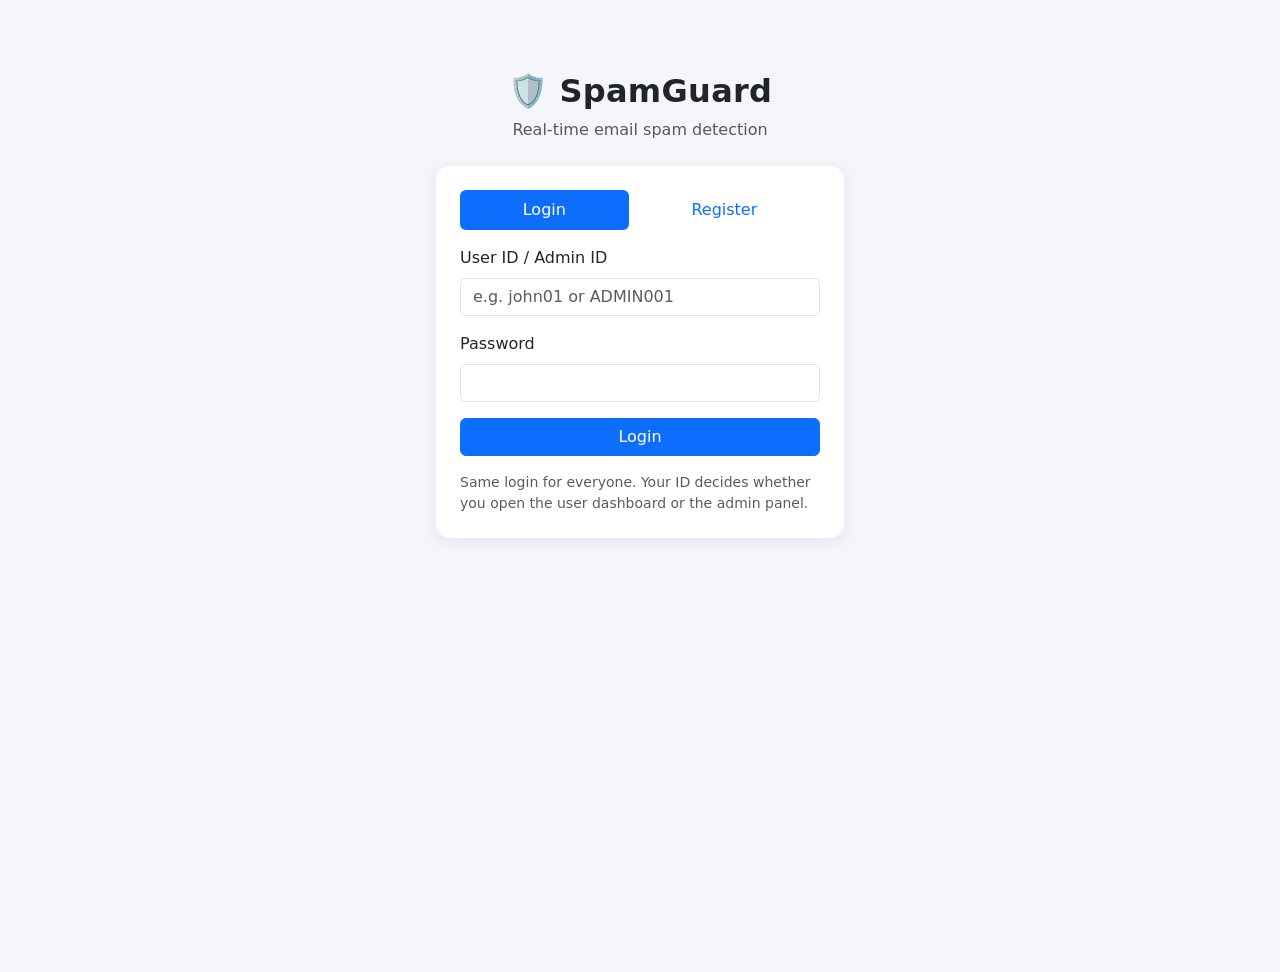
<file: src/main/resources/static/index.html>
<!DOCTYPE html>
<html lang="en">
<head>
  <meta charset="UTF-8">
  <meta name="viewport" content="width=device-width, initial-scale=1">
  <title>SpamGuard - Login</title>
  <link href="https://cdn.jsdelivr.net/npm/bootstrap@5.3.3/dist/css/bootstrap.min.css" rel="stylesheet">
  <link href="css/style.css" rel="stylesheet">
</head>
<body>
<div class="login-wrap px-3">
  <div class="text-center mb-4">
    <h2 class="brand">&#128737; SpamGuard</h2>
    <p class="text-muted mb-0">Real-time email spam detection</p>
  </div>

  <div class="card p-4">
    <ul class="nav nav-pills nav-fill mb-3">
      <li class="nav-item"><button class="nav-link active" id="tabLogin" type="button">Login</button></li>
      <li class="nav-item"><button class="nav-link" id="tabRegister" type="button">Register</button></li>
    </ul>

    <div id="msg" class="alert d-none"></div>

    <div class="mb-3">
      <label class="form-label">User ID / Admin ID</label>
      <input id="loginId" class="form-control" autocomplete="username" placeholder="e.g. john01 or ADMIN001">
    </div>
    <div class="mb-3">
      <label class="form-label">Password</label>
      <input id="password" type="password" class="form-control" autocomplete="current-password">
    </div>
    <button id="submitBtn" class="btn btn-primary w-100">Login</button>
    <p class="small text-muted mt-3 mb-0">Same login for everyone. Your ID decides whether you open the user dashboard or the admin panel.</p>
  </div>
</div>

<script src="js/common.js"></script>
<script src="js/login.js"></script>
</body>
</html>
</file>
<file: src/main/resources/static/css/style.css>
body { background: #f4f6fb; min-height: 100vh; }
.brand { font-weight: 700; letter-spacing: .3px; }
.login-wrap { max-width: 440px; margin: 8vh auto; }
.card { border: 0; border-radius: 14px; box-shadow: 0 4px 18px rgba(30, 40, 90, .08); }
.stat { font-size: 2rem; font-weight: 700; }
.badge-spam { background: #dc3545; }
.badge-safe { background: #198754; }
.row-spam { background: #fff5f5; }
.table-wrap { max-height: 460px; overflow-y: auto; }
.live-dot { width: 10px; height: 10px; border-radius: 50%; display: inline-block; background: #adb5bd; margin-right: 6px; }
.live-dot.on { background: #198754; animation: pulse 1.4s infinite; }
@keyframes pulse { 0% { box-shadow: 0 0 0 0 rgba(25,135,84,.6); } 70% { box-shadow: 0 0 0 9px rgba(25,135,84,0); } 100% { box-shadow: 0 0 0 0 rgba(25,135,84,0); } }
</file>
